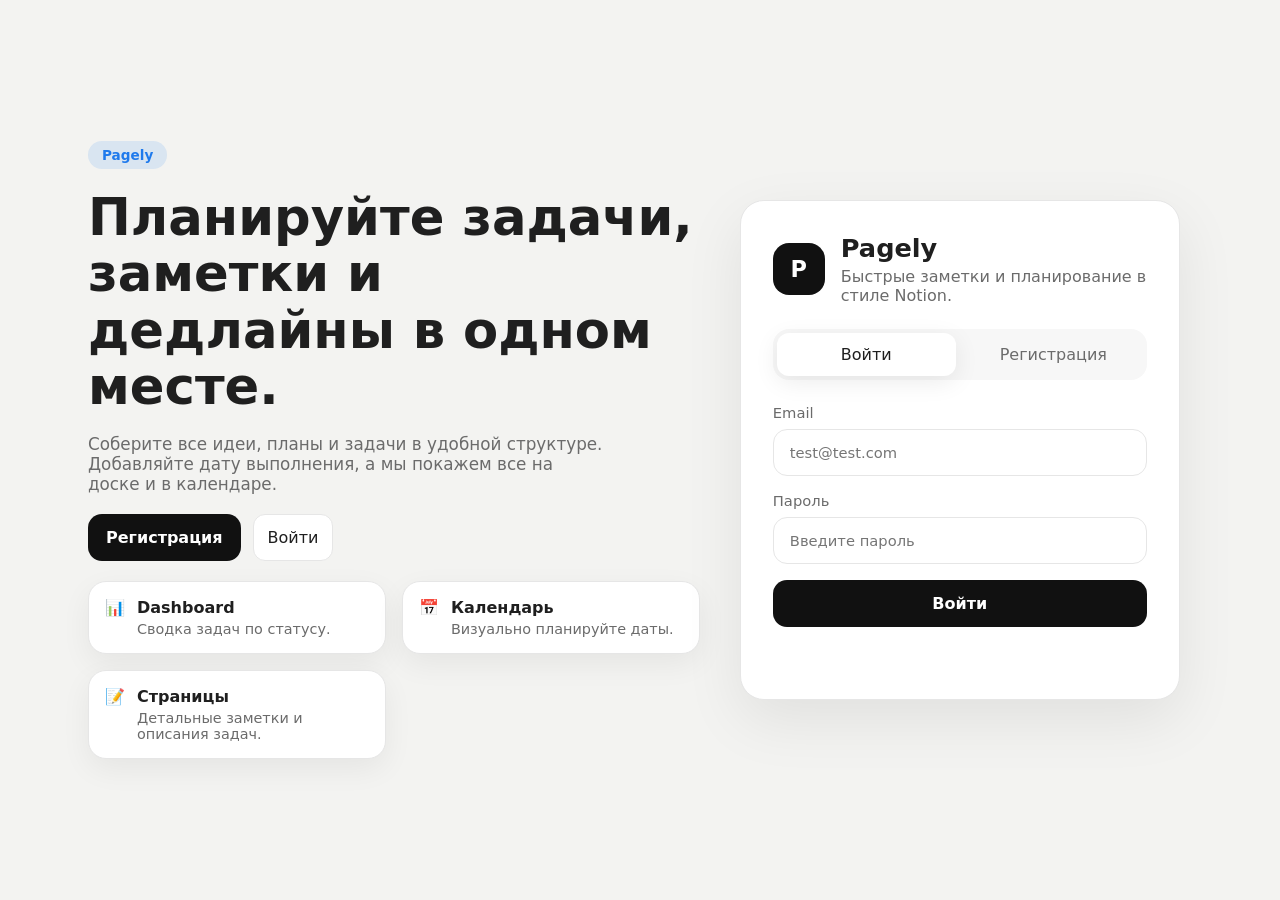
<file: Pagely/frontend/index.html>
<!DOCTYPE html>
<html lang="en">
<head>
    <meta charset="UTF-8" />
    <meta name="viewport" content="width=device-width, initial-scale=1.0" />
    <title>Pagely - Sign in</title>
    <link rel="stylesheet" href="style.css" />
    <script src="js/api.js"       defer></script>
    <script src="js/state.js"     defer></script>
    <script src="js/utils.js"     defer></script>
    <script src="js/auth.js"      defer></script>
    <script src="js/sidebar.js"   defer></script>
    <script src="js/pages.js"     defer></script>
    <script src="js/editor.js"    defer></script>
    <script src="js/dashboard.js" defer></script>
    <script src="js/calendar.js"  defer></script>
    <script src="js/main.js"      defer></script>
</head>
<body data-page="auth">
    <main class="landing-shell">
        <section class="landing-hero">
            <div class="landing-badge">Pagely</div>
            <h1>Планируйте задачи, заметки и дедлайны в одном месте.</h1>
            <p>Соберите все идеи, планы и задачи в удобной структуре. Добавляйте дату выполнения, а мы покажем все на доске и в календаре.</p>
            <div class="landing-actions">
                <button class="primary-button" type="button" data-auth-tab="register">Регистрация</button>
                <button class="secondary-button light" type="button" data-auth-tab="login">Войти</button>
            </div>
            <div class="landing-highlights">
                <div class="highlight-card">
                    <span>📊</span>
                    <div>
                        <h3>Dashboard</h3>
                        <p>Сводка задач по статусу.</p>
                    </div>
                </div>
                <div class="highlight-card">
                    <span>📅</span>
                    <div>
                        <h3>Календарь</h3>
                        <p>Визуально планируйте даты.</p>
                    </div>
                </div>
                <div class="highlight-card">
                    <span>📝</span>
                    <div>
                        <h3>Страницы</h3>
                        <p>Детальные заметки и описания задач.</p>
                    </div>
                </div>
            </div>
        </section>

        <section class="auth-card">
            <div class="brand-block">
                <div class="brand-mark">P</div>
                <div>
                    <h1>Pagely</h1>
                    <p>Быстрые заметки и планирование в стиле Notion.</p>
                </div>
            </div>

            <div class="auth-tabs">
                <button class="auth-tab active" type="button" data-auth-tab="login">Войти</button>
                <button class="auth-tab" type="button" data-auth-tab="register">Регистрация</button>
            </div>

            <form id="login-form" class="auth-form">
                <label>
                    Email
                    <input type="email" name="email" placeholder="test@test.com" required />
                </label>
                <label>
                    Пароль
                    <input type="password" name="password" placeholder="Введите пароль" required />
                </label>
                <button type="submit" class="primary-button">Войти</button>
            </form>

            <form id="register-form" class="auth-form hidden">
                <label>
                    Имя
                    <input type="text" name="name" placeholder="Alex" required />
                </label>
                <label>
                    Email
                    <input type="email" name="email" placeholder="alex@example.com" required />
                </label>
                <label>
                    Пароль
                    <input type="password" name="password" placeholder="Придумайте пароль" required />
                </label>
                <button type="submit" class="primary-button">Создать аккаунт</button>
            </form>

            <p id="auth-status" class="status-text"></p>
        </section>
    </main>
</body>
</html>
</file>
<file: Pagely/frontend/style.css>
:root {
    color-scheme: light;
    --sidebar-bg: #191919;
    --sidebar-hover: #2a2a2a;
    --sidebar-accent: #373737;
    --text-primary: #1f1f1f;
    --text-secondary: #6b6b6b;
    --border: #e6e6e6;
    --surface: #ffffff;
    --surface-muted: #f7f7f7;
    --accent: #1f7aec;
    --shadow: 0 20px 60px rgba(0, 0, 0, 0.08);
    font-family: Inter, ui-sans-serif, system-ui, -apple-system, BlinkMacSystemFont, "Segoe UI", sans-serif;
}

.danger-button {
    padding: 10px 14px;
    border-radius: 12px;
    background: rgba(220, 38, 38, 0.14);
    color: #b91c1c;
    font-weight: 600;
}

* {
    box-sizing: border-box;
}

html,
body {
    margin: 0;
    min-height: 100%;
    background: #f3f3f1;
    color: var(--text-primary);
}

body {
    min-height: 100vh;
}

button,
input,
textarea {
    font: inherit;
}

.hidden {
    display: none !important;
}

.primary-button,
.secondary-button,
.format-button,
.icon-button,
.auth-tab {
    border: 0;
    cursor: pointer;
    transition: transform 0.15s ease, background-color 0.15s ease, opacity 0.15s ease;
}

.primary-button:hover,
.secondary-button:hover,
.format-button:hover,
.icon-button:hover,
.auth-tab:hover {
    transform: translateY(-1px);
}

.auth-shell {
    min-height: 100vh;
    display: grid;
    place-items: center;
    padding: 24px;
}

.landing-shell {
    min-height: 100vh;
    display: grid;
    grid-template-columns: minmax(0, 1.15fr) minmax(0, 0.85fr);
    align-items: center;
    gap: 40px;
    padding: 48px;
    max-width: 1200px;
    margin: 0 auto;
}

.landing-hero {
    display: grid;
    gap: 20px;
}

.landing-hero h1 {
    margin: 0;
    font-size: clamp(2.4rem, 4vw, 3.4rem);
    line-height: 1.1;
}

.landing-hero p {
    margin: 0;
    color: var(--text-secondary);
    font-size: 1.05rem;
    max-width: 520px;
}

.landing-badge {
    width: fit-content;
    padding: 6px 14px;
    border-radius: 999px;
    background: rgba(31, 122, 236, 0.12);
    color: var(--accent);
    font-weight: 600;
    font-size: 0.85rem;
}

.landing-actions {
    display: flex;
    gap: 12px;
    flex-wrap: wrap;
}

.secondary-button.light {
    background: #fff;
    color: var(--text-primary);
    border: 1px solid var(--border);
}

.landing-highlights {
    display: grid;
    grid-template-columns: repeat(auto-fit, minmax(200px, 1fr));
    gap: 16px;
}

.highlight-card {
    background: var(--surface);
    border: 1px solid var(--border);
    border-radius: 18px;
    padding: 16px;
    display: grid;
    grid-template-columns: auto 1fr;
    gap: 12px;
    align-items: start;
    box-shadow: 0 10px 30px rgba(0, 0, 0, 0.06);
}

.highlight-card h3 {
    margin: 0;
    font-size: 1rem;
}

.highlight-card p {
    margin: 4px 0 0;
    color: var(--text-secondary);
    font-size: 0.9rem;
}

.auth-card {
    width: min(100%, 440px);
    background: var(--surface);
    border: 1px solid var(--border);
    border-radius: 24px;
    box-shadow: var(--shadow);
    padding: 32px;
}

.brand-block {
    display: flex;
    align-items: center;
    gap: 16px;
    margin-bottom: 24px;
}

.brand-mark {
    width: 52px;
    height: 52px;
    border-radius: 16px;
    display: grid;
    place-items: center;
    background: #111;
    color: #fff;
    font-weight: 700;
    font-size: 1.4rem;
    flex-shrink: 0;
}

.brand-mark.small {
    width: 36px;
    height: 36px;
    border-radius: 12px;
    font-size: 1rem;
}

.brand-block h1 {
    margin: 0;
    font-size: 1.6rem;
}

.brand-block p {
    margin: 4px 0 0;
    color: var(--text-secondary);
}

.auth-tabs {
    display: grid;
    grid-template-columns: repeat(2, 1fr);
    gap: 8px;
    margin-bottom: 24px;
    padding: 4px;
    background: var(--surface-muted);
    border-radius: 16px;
}

.auth-tab {
    padding: 12px 16px;
    border-radius: 12px;
    background: transparent;
    color: var(--text-secondary);
}

.auth-tab.active {
    background: var(--surface);
    color: var(--text-primary);
    box-shadow: 0 6px 24px rgba(0, 0, 0, 0.08);
}

.auth-form {
    display: grid;
    gap: 16px;
}

.auth-form label {
    display: grid;
    gap: 8px;
    font-size: 0.92rem;
    color: var(--text-secondary);
}

.auth-form input,
.color-picker-label input {
    width: 100%;
    border: 1px solid var(--border);
    border-radius: 14px;
    padding: 14px 16px;
    background: #fff;
    color: var(--text-primary);
    outline: none;
}

.auth-form input:focus,
.page-title:focus,
.page-content:focus,
.color-picker-label input:focus,
.meta-input:focus {
    border-color: rgba(31, 122, 236, 0.5);
    box-shadow: 0 0 0 4px rgba(31, 122, 236, 0.12);
}

.primary-button {
    padding: 14px 18px;
    border-radius: 14px;
    background: #111;
    color: #fff;
    font-weight: 600;
}

.secondary-button {
    padding: 10px 14px;
    border-radius: 12px;
    background: rgba(255, 255, 255, 0.08);
    color: #fff;
}

.status-text {
    min-height: 24px;
    margin: 16px 0 0;
    color: var(--text-secondary);
}

.app-shell {
    min-height: 100vh;
    display: grid;
    grid-template-columns: 300px minmax(0, 1fr);
    background: #fff;
}

.sidebar {
    background: var(--sidebar-bg);
    color: #fff;
    display: grid;
    grid-template-rows: auto 1fr auto;
    min-height: 100vh;
    transition: width 0.25s ease, min-width 0.25s ease, transform 0.25s ease;
    overflow: hidden;
}

.sidebar.collapsed {
    width: 72px;
}

.sidebar-top,
.sidebar-bottom {
    padding: 16px;
}

.sidebar-top {
    display: flex;
    align-items: center;
    gap: 12px;
}

.sidebar-brand {
    display: flex;
    align-items: center;
    gap: 12px;
    font-weight: 600;
    white-space: nowrap;
}

.sidebar-scroll {
    padding: 0 12px 12px;
    overflow-y: auto;
}

.sidebar-links {
    display: grid;
    gap: 6px;
    margin-bottom: 12px;
}

.sidebar-link {
    display: flex;
    align-items: center;
    gap: 10px;
    padding: 8px 10px;
    border-radius: 10px;
    color: rgba(255, 255, 255, 0.88);
    text-decoration: none;
    font-weight: 500;
    background: transparent;
    transition: background-color 0.15s ease;
}

.sidebar-link:hover,
.sidebar-link.active {
    background: var(--sidebar-hover);
}

.pages-tree {
    list-style: none;
    margin: 0;
    padding: 0;
    display: grid;
    gap: 2px;
}

.tree-node {
    display: grid;
    gap: 2px;
}

.tree-item {
    display: grid;
    grid-template-columns: auto auto 1fr;
    align-items: center;
    gap: 8px;
    padding: 8px 10px;
    border-radius: 10px;
    cursor: pointer;
    color: rgba(255, 255, 255, 0.92);
    transition: background-color 0.15s ease;
}

.tree-item.drag-over {
    background: rgba(255, 255, 255, 0.16);
    outline: 1px dashed rgba(255, 255, 255, 0.3);
}

.tree-item.dragging {
    opacity: 0.6;
}

.tree-item:hover,
.tree-item.active {
    background: var(--sidebar-hover);
}

.tree-toggle {
    width: 22px;
    height: 22px;
    border-radius: 6px;
    border: 0;
    background: transparent;
    color: rgba(255, 255, 255, 0.78);
    cursor: pointer;
}

.tree-icon {
    width: 20px;
    text-align: center;
}

.tree-title {
    white-space: nowrap;
    overflow: hidden;
    text-overflow: ellipsis;
}

.tree-children {
    list-style: none;
    margin: 0;
    padding: 0 0 0 18px;
    display: grid;
    gap: 2px;
}

.full-width {
    width: 100%;
}

.workspace {
    min-width: 0;
    display: grid;
    grid-template-rows: auto 1fr;
    background: #fff;
}

.workspace-topbar {
    display: flex;
    justify-content: space-between;
    align-items: center;
    gap: 16px;
    padding: 16px 24px;
    border-bottom: 1px solid var(--border);
    background: rgba(255, 255, 255, 0.96);
    position: sticky;
    top: 0;
    z-index: 20;
    backdrop-filter: blur(12px);
}

.page-heading {
    margin: 0;
    font-size: 1.4rem;
}

.board-shell {
    padding: 24px;
    overflow-x: auto;
}

.board-columns {
    display: grid;
    grid-template-columns: repeat(3, minmax(260px, 1fr));
    gap: 16px;
}

.board-column {
    background: var(--surface-muted);
    border-radius: 18px;
    padding: 14px;
    display: grid;
    gap: 12px;
    min-height: 220px;
    border: 1px solid transparent;
    transition: transform 0.24s ease, box-shadow 0.24s ease, border-color 0.24s ease, background-color 0.24s ease;
}

.board-column-list {
    display: grid;
    gap: 10px;
    min-height: 120px;
}

.board-column-drop-target {
    border-color: rgba(31, 122, 236, 0.42);
    box-shadow: 0 14px 34px rgba(31, 122, 236, 0.2);
    transform: translateY(-3px);
}

.board-column-drop-success {
    animation: boardDropPulse 420ms ease;
}

@keyframes boardDropPulse {
    0% {
        box-shadow: 0 0 0 rgba(31, 122, 236, 0.08);
    }
    50% {
        box-shadow: 0 0 0 10px rgba(31, 122, 236, 0.2);
    }
    100% {
        box-shadow: 0 0 0 rgba(31, 122, 236, 0);
    }
}

.board-column-header {
    display: flex;
    align-items: center;
    justify-content: space-between;
    font-weight: 600;
}

.board-column-count {
    background: rgba(31, 122, 236, 0.16);
    color: var(--accent);
    padding: 4px 10px;
    border-radius: 999px;
    font-size: 0.8rem;
}

.board-card {
    background: #fff;
    border-radius: 14px;
    padding: 12px;
    display: grid;
    gap: 6px;
    box-shadow: 0 6px 18px rgba(0, 0, 0, 0.05);
    border: 1px solid rgba(0, 0, 0, 0.04);
    transition: transform 0.2s ease, box-shadow 0.2s ease, opacity 0.2s ease;
}

.board-card:hover {
    transform: translateY(-2px);
    box-shadow: 0 12px 24px rgba(0, 0, 0, 0.09);
}

.board-card-dragging {
    opacity: 0.55;
    transform: rotate(-2deg) scale(1.03);
    box-shadow: 0 20px 36px rgba(0, 0, 0, 0.16);
}

.board-card-placed {
    animation: cardPlaced 560ms cubic-bezier(0.21, 1, 0.32, 1);
}

@keyframes cardPlaced {
    0% {
        transform: scale(0.94) translateY(-10px);
        opacity: 0.6;
    }
    60% {
        transform: scale(1.03) translateY(0);
        opacity: 1;
    }
    100% {
        transform: scale(1);
    }
}

.board-card-title {
    font-weight: 600;
}

.board-card-meta {
    font-size: 0.85rem;
    color: var(--text-secondary);
}

.board-empty {
    color: var(--text-secondary);
    font-size: 0.9rem;
    text-align: center;
    padding: 12px;
}

.calendar-shell {
    padding: 24px;
    display: grid;
    gap: 16px;
}

.calendar-controls {
    display: flex;
    align-items: center;
    justify-content: center;
    gap: 16px;
}

.calendar-month {
    font-weight: 600;
    font-size: 1.1rem;
}

.calendar-grid {
    display: grid;
    grid-template-columns: repeat(7, minmax(0, 1fr));
    gap: 10px;
}

.calendar-day-header {
    text-align: center;
    color: var(--text-secondary);
    font-size: 0.85rem;
    font-weight: 600;
}

.calendar-day-cell {
    border-radius: 14px;
    border: 1px solid var(--border);
    background: #fff;
    min-height: 100px;
    padding: 8px;
    display: grid;
    gap: 6px;
}

.calendar-day-muted {
    opacity: 0.5;
    background: var(--surface-muted);
}

.meta-field {
    display: grid;
    gap: 4px;
    font-size: 0.85rem;
    color: var(--text-secondary);
}

.meta-input {
    min-width: 140px;
    border: 1px solid var(--border);
    border-radius: 12px;
    padding: 8px 10px;
    background: #fff;
    color: var(--text-primary);
    outline: none;
}

.calendar-day-number {
    font-weight: 600;
    font-size: 0.9rem;
}

.calendar-day-tasks {
    display: grid;
    gap: 6px;
}

.calendar-task-chip {
    background: rgba(31, 122, 236, 0.12);
    color: var(--accent);
    border-radius: 10px;
    padding: 4px 6px;
    font-size: 0.78rem;
    overflow: hidden;
    text-overflow: ellipsis;
    white-space: nowrap;
}

.insights-shell {
    max-width: 920px;
    width: 100%;
    margin: 24px auto 0;
    padding: 0 32px;
    display: grid;
    grid-template-columns: repeat(auto-fit, minmax(280px, 1fr));
    gap: 20px;
}

.insight-card {
    background: var(--surface);
    border: 1px solid var(--border);
    border-radius: 20px;
    padding: 20px;
    box-shadow: 0 8px 24px rgba(0, 0, 0, 0.06);
    display: grid;
    gap: 16px;
}

.insight-header {
    display: flex;
    justify-content: space-between;
    align-items: flex-start;
    gap: 16px;
}

.insight-header h2 {
    margin: 0;
    font-size: 1.2rem;
}

.insight-subtitle {
    margin: 4px 0 0;
    color: var(--text-secondary);
    font-size: 0.9rem;
}

.completion-badge {
    background: rgba(31, 122, 236, 0.12);
    color: var(--accent);
    padding: 6px 12px;
    border-radius: 999px;
    font-weight: 600;
}

.progress-track {
    background: var(--surface-muted);
    border-radius: 999px;
    height: 10px;
    overflow: hidden;
}

.progress-fill {
    height: 100%;
    width: 0;
    background: linear-gradient(90deg, #1f7aec, #63b3ff);
    transition: width 0.2s ease;
}

.dashboard-grid {
    display: grid;
    grid-template-columns: repeat(2, minmax(0, 1fr));
    gap: 12px;
}

.dashboard-item {
    display: flex;
    align-items: center;
    gap: 12px;
    padding: 12px;
    border-radius: 16px;
    background: var(--surface-muted);
}

.dashboard-icon {
    font-size: 1.3rem;
}

.dashboard-label {
    color: var(--text-secondary);
    font-size: 0.85rem;
}

.dashboard-value {
    font-size: 1.2rem;
    font-weight: 600;
}

.task-form {
    display: grid;
    grid-template-columns: 1fr auto auto auto;
    gap: 10px;
}

.task-form input,
.task-form select {
    border: 1px solid var(--border);
    border-radius: 12px;
    padding: 10px 12px;
    background: #fff;
    color: var(--text-primary);
    outline: none;
}

.calendar-list {
    display: grid;
    gap: 12px;
}

.calendar-day {
    border-radius: 16px;
    border: 1px solid var(--border);
    padding: 12px 14px;
    background: var(--surface-muted);
    display: grid;
    gap: 10px;
}

.calendar-day-header {
    font-weight: 600;
}

.calendar-task-list {
    list-style: none;
    margin: 0;
    padding: 0;
    display: grid;
    gap: 8px;
}

.calendar-task {
    display: flex;
    justify-content: space-between;
    align-items: center;
    gap: 12px;
    padding: 8px 10px;
    border-radius: 12px;
    background: #fff;
}

.calendar-task-title {
    font-weight: 500;
    min-width: 0;
}

.status-pill {
    padding: 4px 10px;
    border-radius: 999px;
    font-size: 0.78rem;
    font-weight: 600;
    text-transform: uppercase;
}

.status-todo {
    background: rgba(255, 163, 51, 0.18);
    color: #c46600;
}

.status-doing {
    background: rgba(31, 122, 236, 0.16);
    color: #1f7aec;
}

.status-done {
    background: rgba(46, 160, 67, 0.16);
    color: #2ea043;
}

.empty-state {
    text-align: center;
    color: var(--text-secondary);
    padding: 18px 12px;
    border-radius: 16px;
    border: 1px dashed var(--border);
}

.toolbar-group {
    display: flex;
    align-items: center;
    gap: 10px;
    position: relative;
    flex-wrap: wrap;
}

.icon-button,
.format-button {
    width: 40px;
    height: 40px;
    border-radius: 12px;
    background: #f5f5f5;
    color: var(--text-primary);
    display: inline-grid;
    place-items: center;
}

.format-button {
    width: auto;
    padding: 0 14px;
    font-weight: 600;
}

.color-picker-label {
    display: inline-flex;
    align-items: center;
    gap: 10px;
    color: var(--text-secondary);
    font-size: 0.9rem;
    padding: 8px 12px;
    border-radius: 12px;
    background: var(--surface-muted);
}

.color-picker-label input {
    padding: 0;
    width: 44px;
    height: 32px;
    border: 0;
    border-radius: 8px;
    background: transparent;
    box-shadow: none;
}

.editor-shell {
    max-width: 920px;
    width: 100%;
    margin: 0 auto;
    padding: 0 32px 48px;
}

.cover-strip {
    height: 140px;
    border-radius: 0 0 24px 24px;
    background: linear-gradient(135deg, #f5f5f5, #e9e9e9);
    margin-bottom: 24px;
}

.editor-head {
    display: flex;
    align-items: flex-start;
    gap: 16px;
    margin-bottom: 18px;
}

.page-icon-button {
    width: 56px;
    height: 56px;
    border-radius: 16px;
    border: 1px solid var(--border);
    background: #fff;
    font-size: 1.8rem;
    cursor: pointer;
}

.editor-meta {
    min-width: 0;
    flex: 1;
}

.page-title {
    min-height: 64px;
    font-size: clamp(2.2rem, 4vw, 3.75rem);
    font-weight: 700;
    line-height: 1.08;
    outline: none;
    word-break: break-word;
}

.page-content {
    min-height: 500px;
    font-size: 1.05rem;
    line-height: 1.75;
    outline: none;
    padding-top: 12px;
    word-break: break-word;
}

.page-title:empty::before,
.page-content:empty::before {
    content: attr(data-placeholder);
    color: #a3a3a3;
}

.page-title:focus,
.page-content:focus {
    outline: none;
}

.save-status {
    color: var(--text-secondary);
    font-size: 0.92rem;
}

.context-menu {
    position: fixed;
    min-width: 190px;
    background: #fff;
    border: 1px solid var(--border);
    border-radius: 16px;
    box-shadow: var(--shadow);
    padding: 6px;
    z-index: 1000;
}

.context-menu button {
    width: 100%;
    padding: 10px 12px;
    border: 0;
    background: transparent;
    text-align: left;
    border-radius: 10px;
    cursor: pointer;
}

.context-menu button:hover {
    background: var(--surface-muted);
}

.emoji-picker {
    position: absolute;
    top: 48px;
    left: 0;
    display: grid;
    grid-template-columns: repeat(6, 1fr);
    gap: 6px;
    padding: 10px;
    width: 240px;
    max-width: 90vw;
    background: #fff;
    border: 1px solid var(--border);
    border-radius: 16px;
    box-shadow: var(--shadow);
    z-index: 60;
}

.emoji-picker button {
    border: 0;
    background: var(--surface-muted);
    border-radius: 10px;
    padding: 8px 0;
    cursor: pointer;
    font-size: 1rem;
}

.modal {
    position: fixed;
    inset: 0;
    background: rgba(15, 23, 42, 0.45);
    display: grid;
    place-items: center;
    padding: 24px;
    z-index: 1200;
}

.modal-card {
    width: min(100%, 420px);
    background: #fff;
    border-radius: 20px;
    border: 1px solid var(--border);
    padding: 24px;
    display: grid;
    gap: 16px;
    box-shadow: var(--shadow);
}

.modal-header h2 {
    margin: 0;
    font-size: 1.4rem;
}

.modal-header p {
    margin: 6px 0 0;
    color: var(--text-secondary);
    font-size: 0.9rem;
}

.modal-form {
    display: grid;
    gap: 12px;
}

.modal-actions {
    display: flex;
    justify-content: flex-end;
    gap: 10px;
}

.sidebar.collapsed .sidebar-brand,
.sidebar.collapsed .sidebar-scroll,
.sidebar.collapsed .sidebar-bottom {
    opacity: 0;
    pointer-events: none;
}

.sidebar.collapsed .sidebar-top {
    justify-content: center;
}

@media (max-width: 900px) {
    .app-shell {
        grid-template-columns: 1fr;
    }

    .landing-shell {
        grid-template-columns: 1fr;
        padding: 32px 24px 48px;
    }

    .sidebar {
        min-height: auto;
    }

    .workspace-topbar {
        padding: 14px 16px;
    }

    .editor-shell {
        padding: 0 16px 32px;
    }

    .insights-shell {
        padding: 0 16px;
    }

    .board-shell,
    .calendar-shell {
        padding: 16px;
    }

    .board-columns {
        grid-template-columns: repeat(auto-fit, minmax(240px, 1fr));
    }
}

@media (max-width: 640px) {
    .auth-card {
        padding: 24px;
    }

    .landing-actions {
        flex-direction: column;
        align-items: stretch;
    }

    .workspace-topbar {
        flex-direction: column;
        align-items: flex-start;
    }

    .page-title {
        font-size: 2.4rem;
    }

    .task-form {
        grid-template-columns: 1fr;
    }

    .calendar-grid {
        grid-template-columns: repeat(2, minmax(0, 1fr));
    }
}

/* ─── Dashboard improvements ─────────────────────────────────────────────── */
.dashboard-subtitle {
    color: var(--text-secondary);
    font-size: 0.9rem;
    margin-left: 8px;
}

.board-column-header {
    display: flex;
    align-items: center;
    justify-content: space-between;
    font-weight: 600;
    margin-bottom: 4px;
}

.board-column-header-left {
    display: flex;
    align-items: center;
    gap: 8px;
}

.board-column-title {
    font-weight: 600;
    font-size: 0.95rem;
}

.board-add-btn {
    width: 28px;
    height: 28px;
    border-radius: 8px;
    border: 1px dashed rgba(0,0,0,0.2);
    background: transparent;
    color: var(--text-secondary);
    cursor: pointer;
    font-size: 1.1rem;
    display: grid;
    place-items: center;
    transition: background 0.15s, color 0.15s;
    flex-shrink: 0;
}

.board-add-btn:hover {
    background: var(--accent);
    color: #fff;
    border-color: transparent;
}

.board-card {
    display: flex;
    align-items: flex-start;
    gap: 10px;
}

.board-card-icon {
    font-size: 1.2rem;
    flex-shrink: 0;
    margin-top: 1px;
}

.board-card-body {
    min-width: 0;
    flex: 1;
}

/* ─── Calendar improvements ──────────────────────────────────────────────── */
.calendar-today-btn {
    margin-left: 8px;
    font-size: 0.85rem;
    padding: 6px 12px;
    background: var(--surface-muted);
    color: var(--text-primary);
}

.calendar-day-today {
    border-color: var(--accent) !important;
    box-shadow: 0 0 0 2px rgba(31,122,236,0.2);
}

.calendar-day-today .calendar-day-number {
    color: var(--accent);
    font-weight: 700;
}

.calendar-legend {
    display: flex;
    align-items: center;
    gap: 10px;
    flex-wrap: wrap;
}

.legend-chip {
    padding: 3px 10px;
    border-radius: 999px;
    font-size: 0.78rem;
    font-weight: 600;
}

.legend-hint {
    color: var(--text-secondary);
    font-size: 0.82rem;
    margin-left: 6px;
}

/* Status-colored chips */
.status-chip-todo {
    background: rgba(255,163,51,0.18);
    color: #c46600;
}

.status-chip-doing {
    background: rgba(31,122,236,0.16);
    color: #1f7aec;
}

.status-chip-done {
    background: rgba(46,160,67,0.16);
    color: #2ea043;
}

.calendar-task-chip {
    border-radius: 10px;
    padding: 3px 6px;
    font-size: 0.75rem;
    overflow: hidden;
    text-overflow: ellipsis;
    white-space: nowrap;
    transition: opacity 0.15s;
}

.calendar-task-chip:hover {
    opacity: 0.75;
}

/* ─── Draft panel ─────────────────────────────────────────────────────────── */
.draft-toggle-btn {
    background: rgba(31,122,236,0.12);
    color: var(--accent);
    border: 1px solid rgba(31,122,236,0.25);
}

.draft-toggle-btn.active {
    background: var(--accent);
    color: #fff;
    border-color: transparent;
}

.draft-panel {
    margin: 0 24px 0;
    border: 1px solid var(--border);
    border-radius: 18px;
    background: #fff;
    box-shadow: 0 4px 20px rgba(0,0,0,0.06);
    overflow: hidden;
}

.draft-panel-header {
    background: linear-gradient(135deg, rgba(31,122,236,0.06), rgba(31,122,236,0.02));
    border-bottom: 1px solid var(--border);
    padding: 14px 20px 12px;
}

.draft-panel-title {
    margin: 0;
    font-size: 1rem;
    font-weight: 700;
    color: var(--accent);
}

.draft-panel-subtitle {
    margin: 4px 0 0;
    font-size: 0.83rem;
    color: var(--text-secondary);
}

.draft-fields {
    padding: 16px 20px 18px;
    display: grid;
    gap: 12px;
}

.draft-input {
    width: 100%;
    border: 1px solid var(--border);
    border-radius: 12px;
    padding: 10px 14px;
    font: inherit;
    font-size: 0.95rem;
    outline: none;
    background: var(--surface-muted);
    color: var(--text-primary);
    transition: border-color 0.15s, box-shadow 0.15s;
}

.draft-input:focus {
    border-color: rgba(31,122,236,0.5);
    box-shadow: 0 0 0 3px rgba(31,122,236,0.1);
    background: #fff;
}

.draft-textarea {
    width: 100%;
    border: 1px solid var(--border);
    border-radius: 12px;
    padding: 10px 14px;
    font: inherit;
    font-size: 0.9rem;
    outline: none;
    background: var(--surface-muted);
    color: var(--text-primary);
    min-height: 90px;
    resize: vertical;
    transition: border-color 0.15s, box-shadow 0.15s;
}

.draft-textarea:focus {
    border-color: rgba(31,122,236,0.5);
    box-shadow: 0 0 0 3px rgba(31,122,236,0.1);
    background: #fff;
}

.draft-meta-row {
    display: flex;
    gap: 10px;
    flex-wrap: wrap;
}

.draft-meta-row .meta-input {
    flex: 1;
    min-width: 120px;
}

.draft-actions {
    display: flex;
    justify-content: flex-end;
    gap: 10px;
}

.draft-actions .secondary-button {
    background: var(--surface-muted);
    color: var(--text-secondary);
}

.draft-actions .primary-button {
    background: var(--accent);
}

/* ─── Auth page fix (secondary-button on dark bg) ─────────────────────────── */
.auth-card .secondary-button {
    background: var(--surface-muted);
    color: var(--text-primary);
}
.calendar-task-chip {
    padding: 6px 8px;
    border-radius: 8px;
    font-size: 12px;
    margin-top: 4px;
    background: rgba(0,0,0,0.06);
    cursor: pointer;
    transition: 0.2s;
}

    .calendar-task-chip:hover {
        background: rgba(0,0,0,0.12);
    }

.task-expanded {
    margin-top: 6px;
    padding: 10px;
    border-radius: 10px;
    background: #ffffff;
    box-shadow: 0 6px 20px rgba(0,0,0,0.08);
    font-size: 12px;
    animation: expand 0.15s ease-out;
}

.task-expanded-title {
    font-weight: 600;
    margin-bottom: 4px;
}

.task-expanded-content {
    opacity: 0.8;
    margin-bottom: 6px;
}

.task-expanded-status {
    font-size: 11px;
    opacity: 0.6;
}

@keyframes expand {
    from {
        transform: scale(0.98);
        opacity: 0;
    }

    to {
        transform: scale(1);
        opacity: 1;
    }
}
/* ── Новый pop-up для календаря (read-only) ── */
.task-expanded-header {
    display: flex;
    align-items: center;
    gap: 6px;
    margin-bottom: 6px;
}
.task-expanded-icon { font-size: 16px; }
.task-expanded-title { font-weight: 700; font-size: 13px; flex: 1; }
.task-expanded-close {
    background: none;
    border: none;
    cursor: pointer;
    font-size: 14px;
    color: var(--text-secondary);
    padding: 0 2px;
    border-radius: 4px;
    transition: background 0.15s;
}
.task-expanded-close:hover { background: var(--surface-muted); }
.task-expanded-meta {
    display: flex;
    align-items: center;
    gap: 8px;
    margin-bottom: 8px;
    flex-wrap: wrap;
}
.task-expanded-date { font-size: 11px; color: var(--text-secondary); }
.task-expanded-link {
    display: inline-block;
    margin-top: 6px;
    font-size: 12px;
    color: var(--accent);
    text-decoration: none;
    font-weight: 600;
}
.task-expanded-link:hover { text-decoration: underline; }

/* ── Кнопка LogOut в сайдбаре ── */
.sidebar-logout {
    padding: 8px 12px;
    width: 100%;
    border-radius: 10px;
    background: rgba(220,38,38,0.10);
    color: #b91c1c;
    font-weight: 600;
    font-size: 13px;
    text-align: left;
    margin-top: 8px;
    cursor: pointer;
    border: none;
    transition: background 0.15s;
}
.sidebar-logout:hover { background: rgba(220,38,38,0.18); }
</file>
